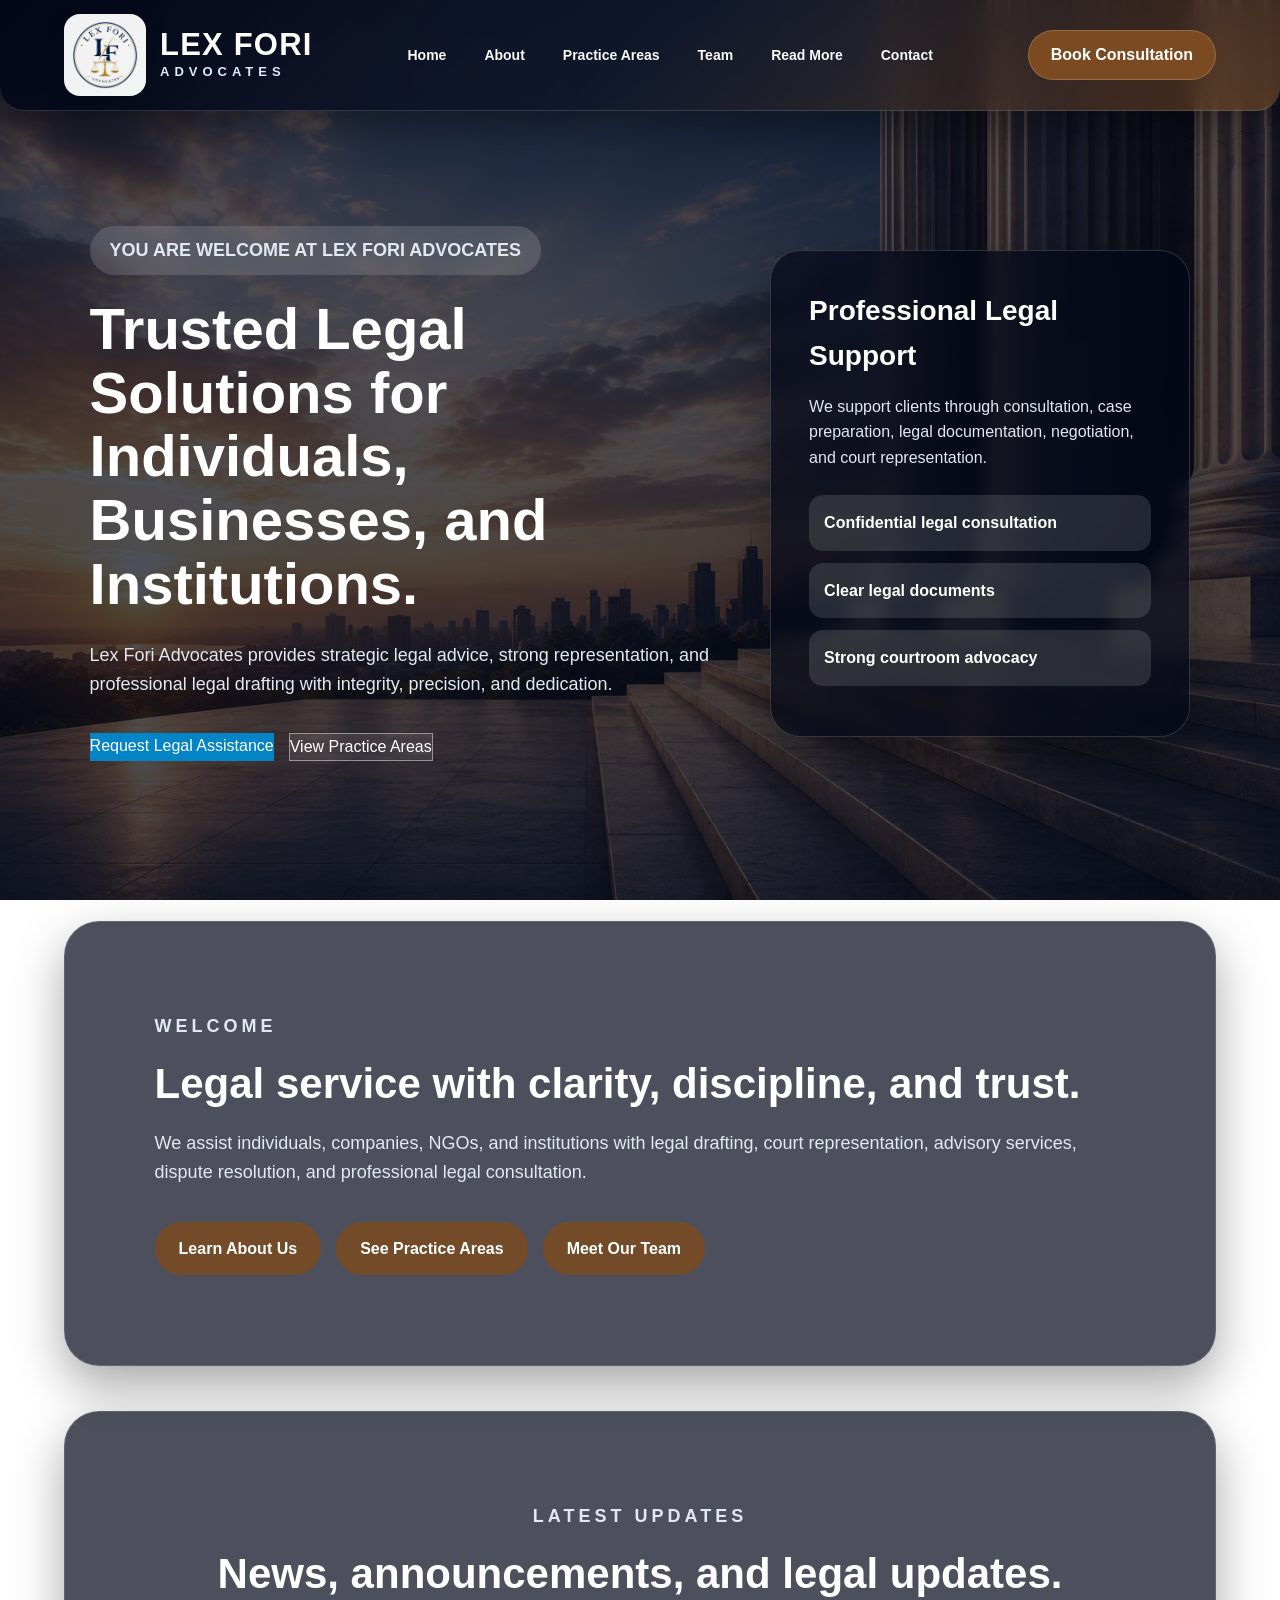
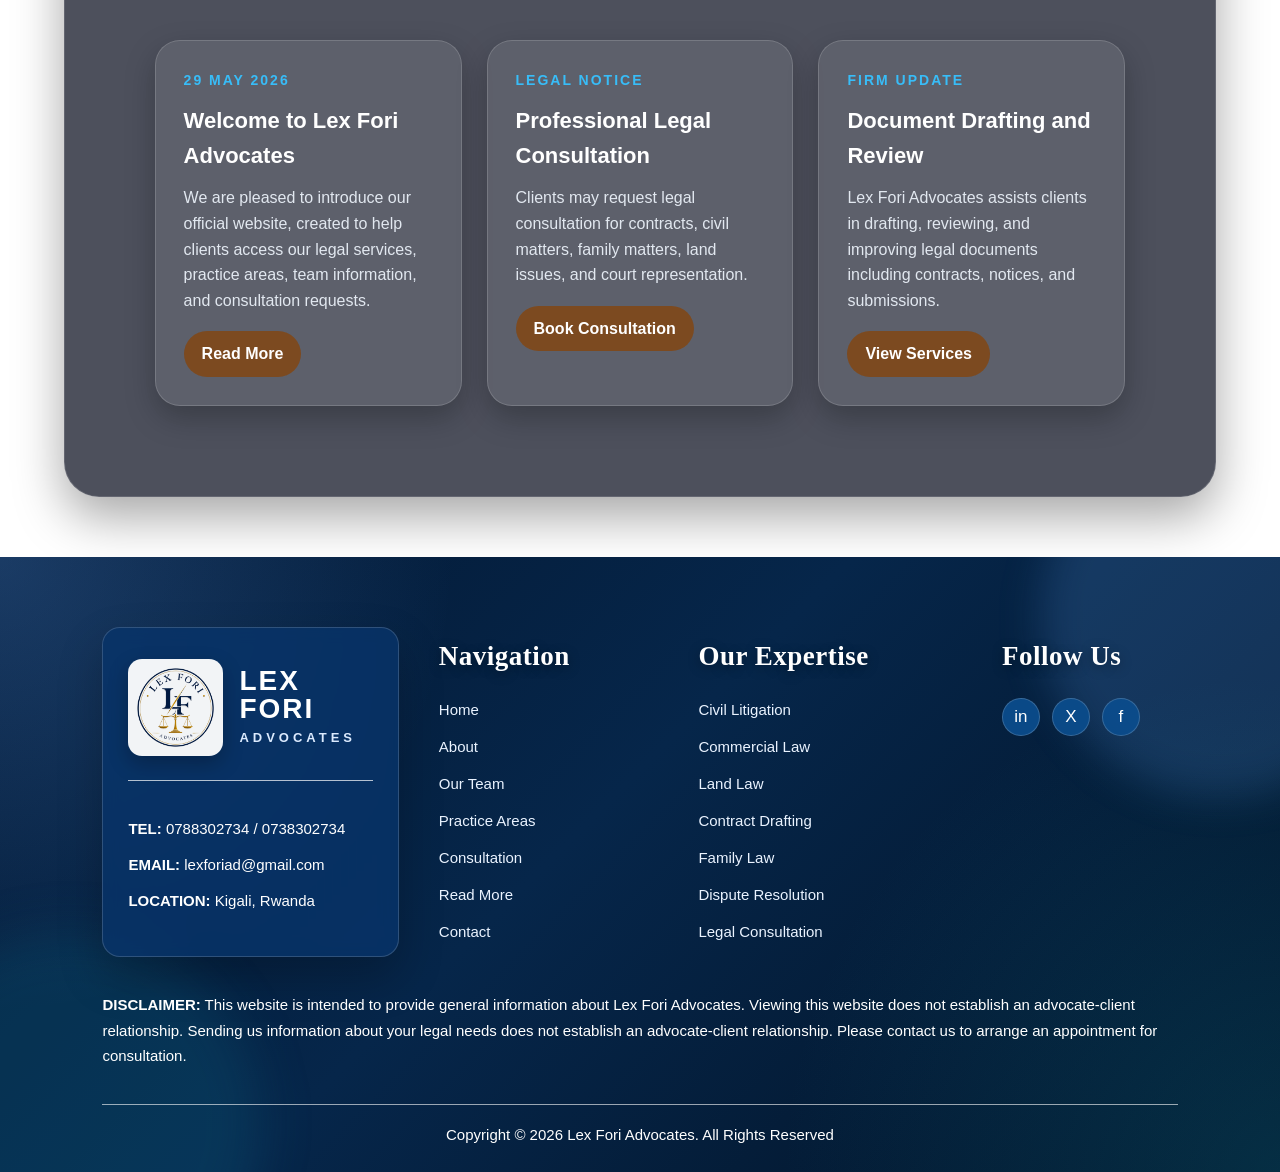
<file: index.html>
<!DOCTYPE html>
<html lang="en">
<head>
  <meta charset="UTF-8" />
  <meta name="viewport" content="width=device-width, initial-scale=1.0" />
  <title>Lex Fori Advocates | Home</title>
  <link rel="stylesheet" href="style.css" />
</head>

<body>

  <header class="header">
    <div class="logo">
      <img src="logo.png" alt="Lex Fori Advocates Logo" class="logo-img" />
      <div>
        <h1>LEX FORI</h1>
        <p>ADVOCATES</p>
      </div>
    </div>

    <nav class="nav">
      <a href="index.html" class="active">Home</a>
      <a href="about.html">About</a>
      <a href="services.html">Practice Areas</a>
      <a href="team.html">Team</a>
      <a href="readmore.html">Read More</a>
      <a href="contact.html">Contact</a>
    </nav>

    <a href="consultation.html" class="btn">Book Consultation</a>
  </header>

  <section class="hero">
    <div class="hero-content">
      <p class="tagline">YOU ARE WELCOME AT LEX FORI ADVOCATES</p>

      <h2>Trusted Legal Solutions for Individuals, Businesses, and Institutions.</h2>

      <p>
        Lex Fori Advocates provides strategic legal advice, strong representation,
        and professional legal drafting with integrity, precision, and dedication.
      </p>

      <div class="hero-buttons">
        <a href="consultation.html" class="btn primary">Request Legal Assistance</a>
        <a href="services.html" class="btn secondary">View Practice Areas</a>
      </div>
    </div>

    <div class="hero-card">
      <h3>Professional Legal Support</h3>
      <p>
        We support clients through consultation, case preparation, legal documentation,
        negotiation, and court representation.
      </p>

      <ul>
        <li>Confidential legal consultation</li>
        <li>Clear legal documents</li>
        <li>Strong courtroom advocacy</li>
      </ul>
    </div>
  </section>

  <section class="section page-card">
    <p class="section-label">Welcome</p>
    <h2>Legal service with clarity, discipline, and trust.</h2>
    <p>
      We assist individuals, companies, NGOs, and institutions with legal drafting,
      court representation, advisory services, dispute resolution, and professional
      legal consultation.
    </p>

    <div class="quick-links">
      <a href="about.html">Learn About Us</a>
      <a href="services.html">See Practice Areas</a>
      <a href="team.html">Meet Our Team</a>
    </div>
  </section>

  <section class="section page-card updates-section">
    <p class="section-label">Latest Updates</p>
    <h2>News, announcements, and legal updates.</h2>

    <div class="updates-grid">

      <div class="update-card">
        <p class="update-date">29 May 2026</p>
        <h3>Welcome to Lex Fori Advocates</h3>
        <p>
          We are pleased to introduce our official website, created to help clients
          access our legal services, practice areas, team information, and consultation requests.
        </p>
        <a href="readmore.html">Read More</a>
      </div>

      <div class="update-card">
        <p class="update-date">Legal Notice</p>
        <h3>Professional Legal Consultation</h3>
        <p>
          Clients may request legal consultation for contracts, civil matters,
          family matters, land issues, and court representation.
        </p>
        <a href="consultation.html">Book Consultation</a>
      </div>

      <div class="update-card">
        <p class="update-date">Firm Update</p>
        <h3>Document Drafting and Review</h3>
        <p>
          Lex Fori Advocates assists clients in drafting, reviewing, and improving
          legal documents including contracts, notices, and submissions.
        </p>
        <a href="services.html">View Services</a>
      </div>

    </div>
  </section>

  <footer class="footer">
    <div class="footer-container">

      <div class="footer-brand-box">
        <div class="footer-logo">
          <img src="logo.png" alt="Lex Fori Advocates Logo" class="footer-logo-img" />

          <div class="footer-logo-text">
            <h3>LEX FORI</h3>
            <p>ADVOCATES</p>
          </div>
        </div>

        <div class="footer-line"></div>

        <div class="footer-contact">
          <p><span>TEL:</span> 0788302734 / 0738302734</p>
          <p><span>EMAIL:</span> lexforiad@gmail.com</p>
          <p><span>LOCATION:</span> Kigali, Rwanda</p>
        </div>
      </div>

      <div class="footer-column">
        <h3>Navigation</h3>
        <a href="index.html">Home</a>
        <a href="about.html">About</a>
        <a href="team.html">Our Team</a>
        <a href="services.html">Practice Areas</a>
        <a href="consultation.html">Consultation</a>
        <a href="readmore.html">Read More</a>
        <a href="contact.html">Contact</a>
      </div>

      <div class="footer-column">
        <h3>Our Expertise</h3>
        <a href="services.html">Civil Litigation</a>
        <a href="services.html">Commercial Law</a>
        <a href="services.html">Land Law</a>
        <a href="services.html">Contract Drafting</a>
        <a href="services.html">Family Law</a>
        <a href="services.html">Dispute Resolution</a>
        <a href="services.html">Legal Consultation</a>
      </div>

      <div class="footer-column">
        <h3>Follow Us</h3>

        <div class="social-icons">
          <a href="#" aria-label="LinkedIn">in</a>
          <a href="#" aria-label="X">X</a>
          <a href="#" aria-label="Facebook">f</a>
        </div>
      </div>

    </div>

    <div class="footer-disclaimer">
      <p>
        <strong>DISCLAIMER:</strong> This website is intended to provide general information
        about Lex Fori Advocates. Viewing this website does not establish an advocate-client
        relationship. Sending us information about your legal needs does not establish an
        advocate-client relationship. Please contact us to arrange an appointment for consultation.
      </p>
    </div>

    <div class="footer-bottom">
      <p>Copyright © 2026 Lex Fori Advocates. All Rights Reserved</p>
    </div>
  </footer>

</body>
</html>
</file>
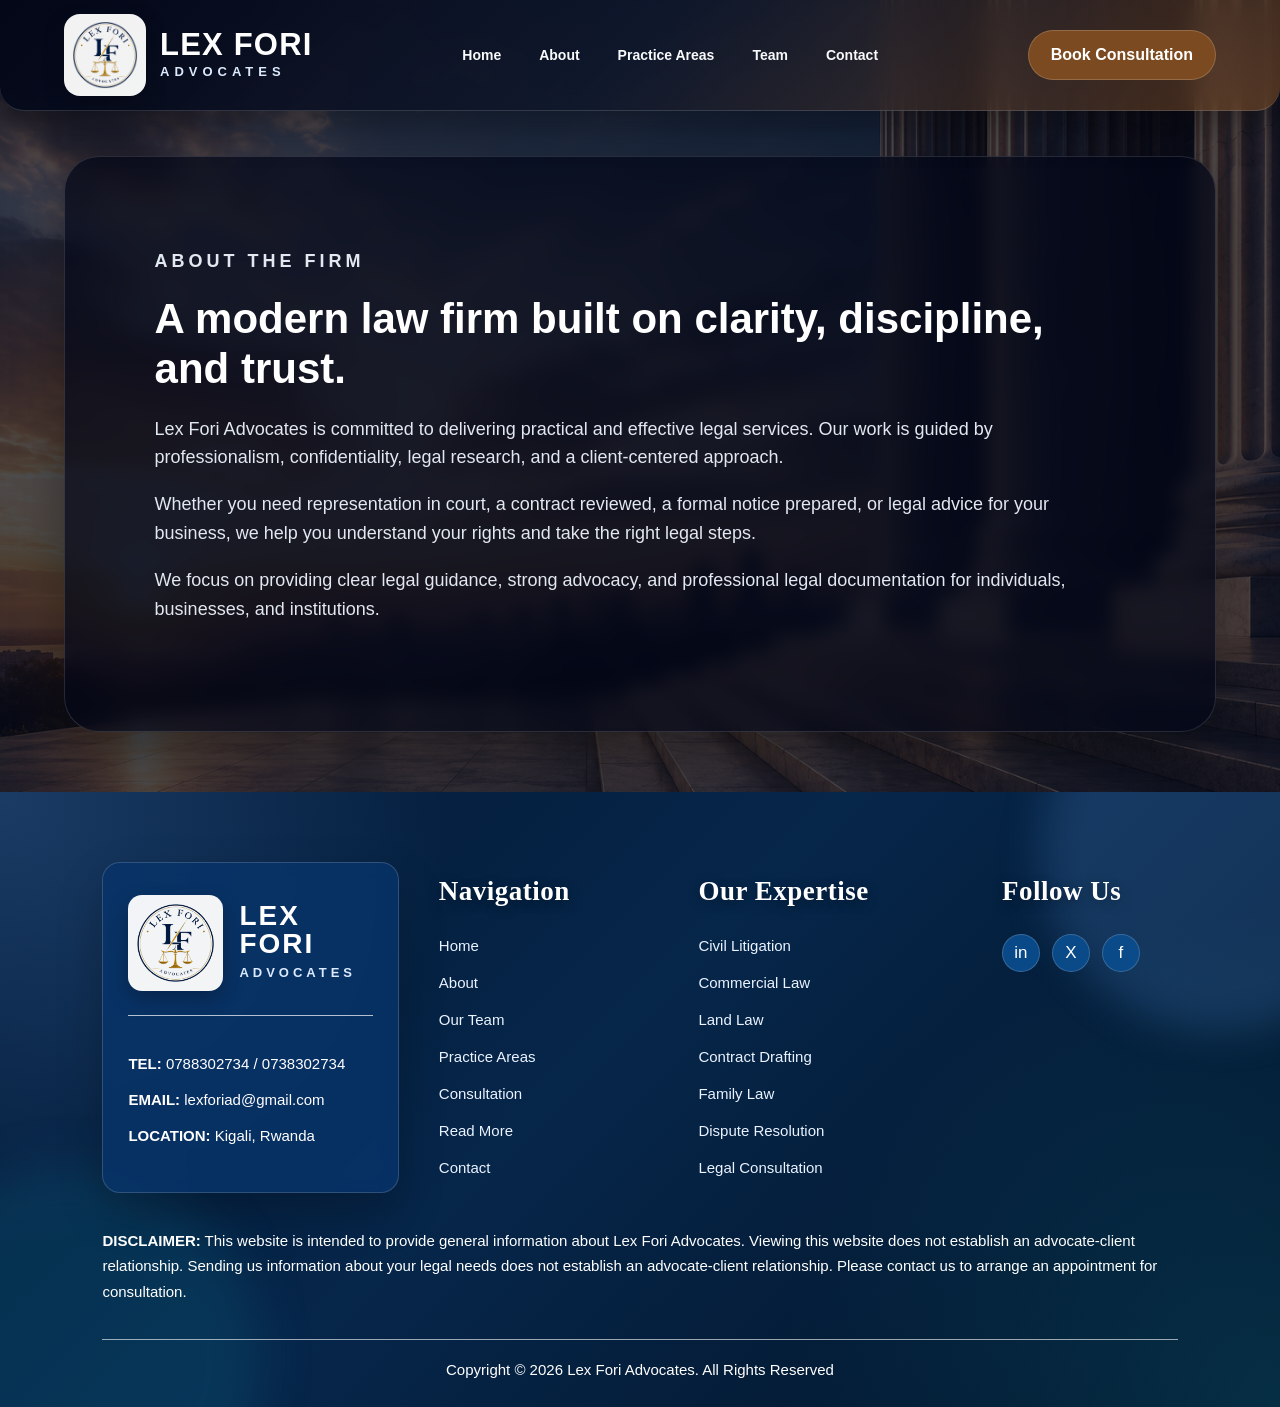
<file: about.html>
<!DOCTYPE html>
<html lang="en">
<head>
  <meta charset="UTF-8" />
  <meta name="viewport" content="width=device-width, initial-scale=1.0" />
  <title>Lex Fori Advocates | About</title>
  <link rel="stylesheet" href="style.css" />
</head>

<body>

  <header class="header">
    <div class="logo">
      <img src="logo.png" alt="Lex Fori Advocates Logo" class="logo-img" />
      <div>
        <h1>LEX FORI</h1>
        <p>ADVOCATES</p>
      </div>
    </div>

    <nav class="nav">
      <a href="index.html">Home</a>
      <a href="about.html">About</a>
      <a href="services.html">Practice Areas</a>
      <a href="team.html">Team</a>
      <a href="contact.html">Contact</a>
    </nav>

    <a href="consultation.html" class="btn">Book Consultation</a>
  </header>

  <section class="section page-card">
    <p class="section-label">About the firm</p>
    <h2>A modern law firm built on clarity, discipline, and trust.</h2>

    <p>
      Lex Fori Advocates is committed to delivering practical and effective legal
      services. Our work is guided by professionalism, confidentiality, legal
      research, and a client-centered approach.
    </p>

    <p>
      Whether you need representation in court, a contract reviewed, a formal notice
      prepared, or legal advice for your business, we help you understand your rights
      and take the right legal steps.
    </p>

    <p>
      We focus on providing clear legal guidance, strong advocacy, and professional
      legal documentation for individuals, businesses, and institutions.
    </p>
  </section>

  <footer class="footer">
    <div class="footer-container">

      <div class="footer-brand-box">
        <div class="footer-logo">
          <img src="logo.png" alt="Lex Fori Advocates Logo" class="footer-logo-img" />

          <div class="footer-logo-text">
            <h3>LEX FORI</h3>
            <p>ADVOCATES</p>
          </div>
        </div>

        <div class="footer-line"></div>

        <div class="footer-contact">
          <p><span>TEL:</span> 0788302734 / 0738302734</p>
          <p><span>EMAIL:</span> lexforiad@gmail.com</p>
          <p><span>LOCATION:</span> Kigali, Rwanda</p>
        </div>
      </div>

      <div class="footer-column">
        <h3>Navigation</h3>
        <a href="index.html">Home</a>
        <a href="about.html">About</a>
        <a href="team.html">Our Team</a>
        <a href="services.html">Practice Areas</a>
        <a href="consultation.html">Consultation</a>
        <a href="readmore.html">Read More</a>
        <a href="contact.html">Contact</a>
      </div>

      <div class="footer-column">
        <h3>Our Expertise</h3>
        <a href="services.html">Civil Litigation</a>
        <a href="services.html">Commercial Law</a>
        <a href="services.html">Land Law</a>
        <a href="services.html">Contract Drafting</a>
        <a href="services.html">Family Law</a>
        <a href="services.html">Dispute Resolution</a>
        <a href="services.html">Legal Consultation</a>
      </div>

      <div class="footer-column">
        <h3>Follow Us</h3>

        <div class="social-icons">
          <a href="#" aria-label="LinkedIn">in</a>
          <a href="#" aria-label="X">X</a>
          <a href="#" aria-label="Facebook">f</a>
        </div>
      </div>

    </div>

    <div class="footer-disclaimer">
      <p>
        <strong>DISCLAIMER:</strong> This website is intended to provide general information
        about Lex Fori Advocates. Viewing this website does not establish an advocate-client
        relationship. Sending us information about your legal needs does not establish an
        advocate-client relationship. Please contact us to arrange an appointment for consultation.
      </p>
    </div>

    <div class="footer-bottom">
      <p>Copyright © 2026 Lex Fori Advocates. All Rights Reserved</p>
    </div>
  </footer>


</body>
</html>
</file>
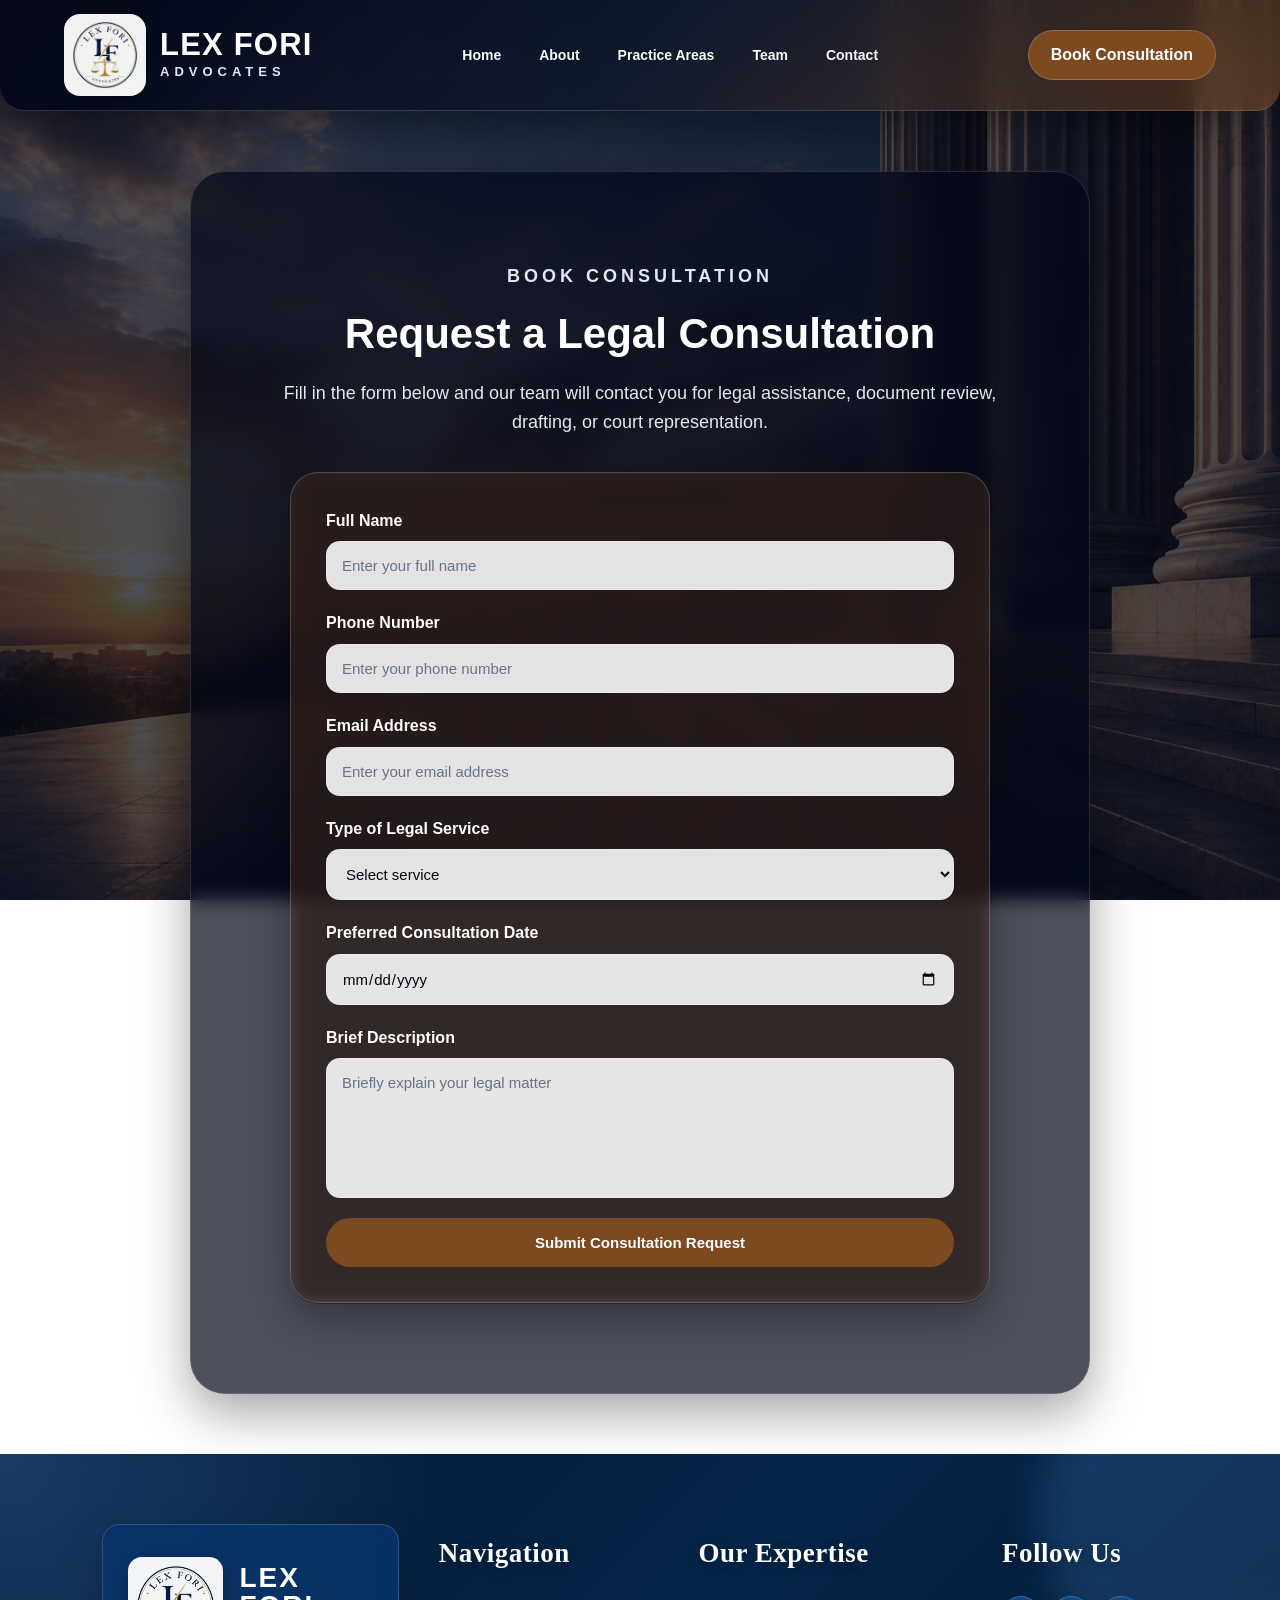
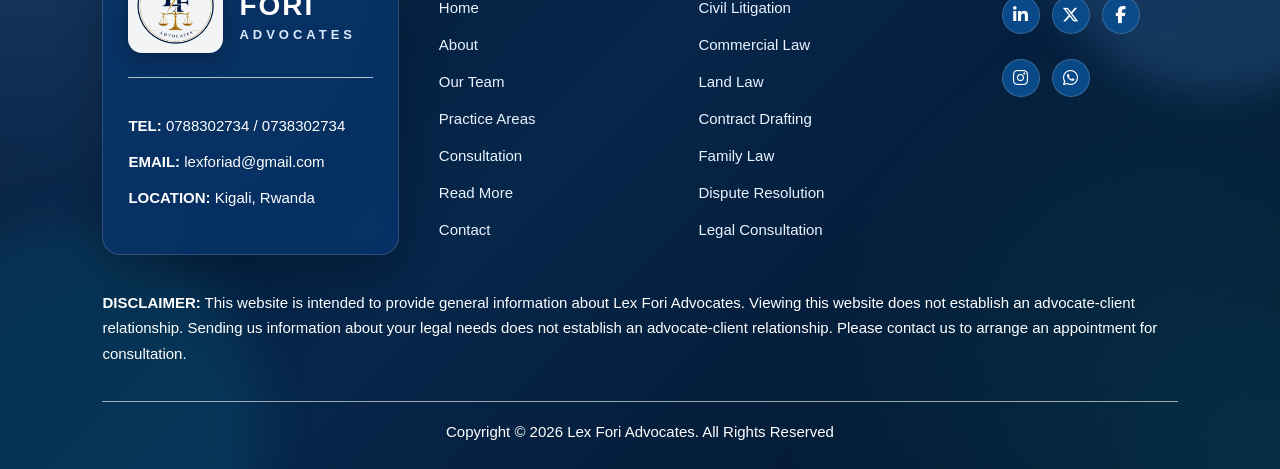
<file: consultation.html>
<!DOCTYPE html>
<html lang="en">
<head>
  <meta charset="UTF-8" />
  <meta name="viewport" content="width=device-width, initial-scale=1.0" />
  <title>Lex Fori Advocates | Consultation</title>
  <link rel="stylesheet" href="https://cdnjs.cloudflare.com/ajax/libs/font-awesome/6.5.1/css/all.min.css">
<link rel="stylesheet" href="style.css" />  
</head>

<body>

  <header class="header">
    <div class="logo">
      <img src="logo.png" alt="Lex Fori Advocates Logo" class="logo-img" />

      <div>
        <h1>LEX FORI</h1>
        <p>ADVOCATES</p>
      </div>
    </div>

    <nav class="nav">
      <a href="index.html">Home</a>
      <a href="about.html">About</a>
      <a href="services.html">Practice Areas</a>
      <a href="team.html">Team</a>
      <a href="contact.html">Contact</a>
    </nav>

    <a href="consultation.html" class="btn">Book Consultation</a>
  </header>

  <section class="section page-card consultation-page">
    <p class="section-label">Book consultation</p>
    <h2>Request a Legal Consultation</h2>

    <p>
      Fill in the form below and our team will contact you for legal assistance,
      document review, drafting, or court representation.
    </p>

    <form class="contact-form consultation-form">
      <label for="name">Full Name</label>
      <input id="name" type="text" placeholder="Enter your full name" />

      <label for="phone">Phone Number</label>
      <input id="phone" type="text" placeholder="Enter your phone number" />

      <label for="email">Email Address</label>
      <input id="email" type="email" placeholder="Enter your email address" />

      <label for="service">Type of Legal Service</label>
      <select id="service">
        <option>Select service</option>
        <option>Litigation & Court Representation</option>
        <option>Contracts & Legal Drafting</option>
        <option>Corporate & Compliance Advisory</option>
        <option>Family, Land & Civil Matters</option>
        <option>Other Legal Matter</option>
      </select>

      <label for="date">Preferred Consultation Date</label>
      <input id="date" type="date" />

      <label for="message">Brief Description</label>
      <textarea id="message" placeholder="Briefly explain your legal matter"></textarea>

      <button type="submit">Submit Consultation Request</button>
    </form>
  </section>

 <footer class="footer">
    <div class="footer-container">

      <div class="footer-brand-box">
        <div class="footer-logo">
          <img src="logo.png" alt="Lex Fori Advocates Logo" class="footer-logo-img" />

          <div class="footer-logo-text">
            <h3>LEX FORI</h3>
            <p>ADVOCATES</p>
          </div>
        </div>

        <div class="footer-line"></div>

        <div class="footer-contact">
          <p><span>TEL:</span> 0788302734 / 0738302734</p>
          <p><span>EMAIL:</span> lexforiad@gmail.com</p>
          <p><span>LOCATION:</span> Kigali, Rwanda</p>
        </div>
      </div>

      <div class="footer-column">
        <h3>Navigation</h3>
        <a href="index.html">Home</a>
        <a href="about.html">About</a>
        <a href="team.html">Our Team</a>
        <a href="services.html">Practice Areas</a>
        <a href="consultation.html">Consultation</a>
        <a href="readmore.html">Read More</a>
        <a href="contact.html">Contact</a>
      </div>

      <div class="footer-column">
        <h3>Our Expertise</h3>
        <a href="services.html">Civil Litigation</a>
        <a href="services.html">Commercial Law</a>
        <a href="services.html">Land Law</a>
        <a href="services.html">Contract Drafting</a>
        <a href="services.html">Family Law</a>
        <a href="services.html">Dispute Resolution</a>
        <a href="services.html">Legal Consultation</a>
      </div>

      <div class="footer-column">
        <h3>Follow Us</h3>

      <div class="social-icons">
  <a href="#" aria-label="LinkedIn">
    <i class="fa-brands fa-linkedin-in"></i>
  </a>

  <a href="#" aria-label="X">
    <i class="fa-brands fa-x-twitter"></i>
  </a>

  <a href="#" aria-label="Facebook">
    <i class="fa-brands fa-facebook-f"></i>
  </a>

  <a href="#" aria-label="Instagram">
    <i class="fa-brands fa-instagram"></i>
  </a>

  <a href="https://wa.me/250788302734" aria-label="WhatsApp" target="_blank">
    <i class="fa-brands fa-whatsapp"></i>
  </a>
</div>
      </div>

    </div>

    <div class="footer-disclaimer">
      <p>
        <strong>DISCLAIMER:</strong> This website is intended to provide general information
        about Lex Fori Advocates. Viewing this website does not establish an advocate-client
        relationship. Sending us information about your legal needs does not establish an
        advocate-client relationship. Please contact us to arrange an appointment for consultation.
      </p>
    </div>

    <div class="footer-bottom">
      <p>Copyright © 2026 Lex Fori Advocates. All Rights Reserved</p>
    </div>
  </footer>

</body>
</html>
</file>
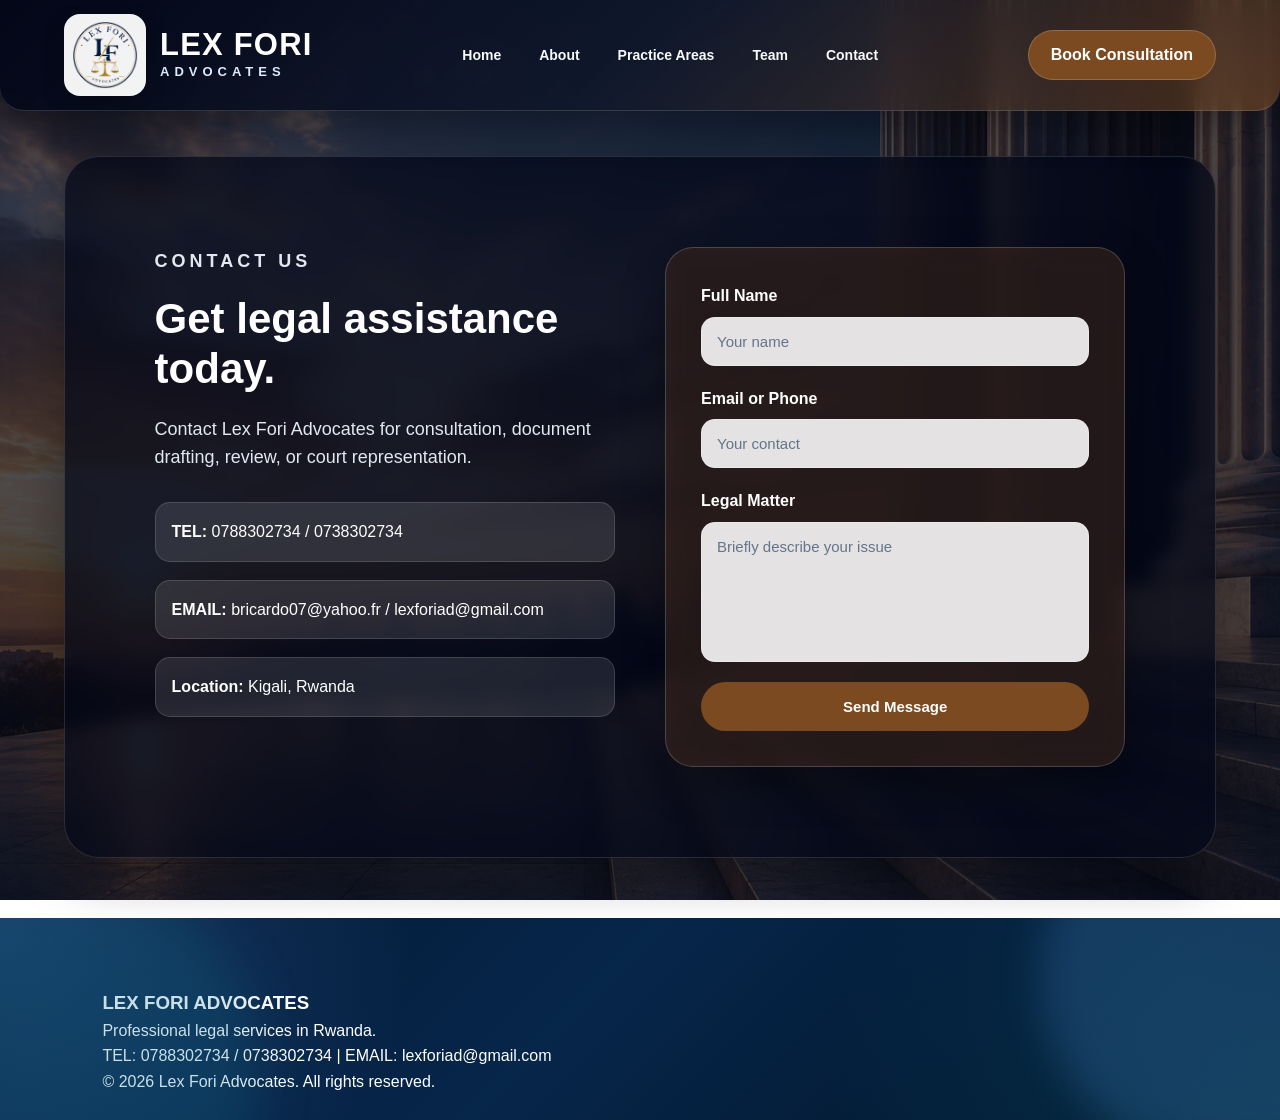
<file: contact.html>
<!DOCTYPE html>
<html lang="en">
<head>
  <meta charset="UTF-8" />
  <meta name="viewport" content="width=device-width, initial-scale=1.0" />
  <title>Lex Fori Advocates | Contact</title>
  <link rel="stylesheet" href="style.css" />
</head>

<body>

  <header class="header">
    <div class="logo">
      <img src="logo.png" alt="Lex Fori Advocates Logo" class="logo-img" />
      <div>
        <h1>LEX FORI</h1>
        <p>ADVOCATES</p>
      </div>
    </div>

    <nav class="nav">
      <a href="index.html">Home</a>
      <a href="about.html">About</a>
      <a href="services.html">Practice Areas</a>
      <a href="team.html">Team</a>
      <a href="contact.html">Contact</a>
    </nav>

    <a href="consultation.html" class="btn">Book Consultation</a>
  </header>

  <section class="section page-card contact">
    <div>
      <p class="section-label">Contact us</p>
      <h2>Get legal assistance today.</h2>

      <p>
        Contact Lex Fori Advocates for consultation, document drafting, review,
        or court representation.
      </p>

      <div class="contact-info">
        <p><strong>TEL:</strong> 0788302734 / 0738302734</p>
        <p><strong>EMAIL:</strong> bricardo07@yahoo.fr / lexforiad@gmail.com</p>
        <p><strong>Location:</strong> Kigali, Rwanda</p>
      </div>
    </div>

    <form class="contact-form">
      <label for="full-name">Full Name</label>
      <input id="full-name" type="text" placeholder="Your name" />

      <label for="contact-detail">Email or Phone</label>
      <input id="contact-detail" type="text" placeholder="Your contact" />

      <label for="legal-matter">Legal Matter</label>
      <textarea id="legal-matter" placeholder="Briefly describe your issue"></textarea>

      <button type="submit">Send Message</button>
    </form>
  </section>

  <footer class="footer">
    <h3>LEX FORI ADVOCATES</h3>
    <p>Professional legal services in Rwanda.</p>
    <p>TEL: 0788302734 / 0738302734 | EMAIL: lexforiad@gmail.com</p>
    <p>© 2026 Lex Fori Advocates. All rights reserved.</p>
  </footer>

</body>
</html>
</file>
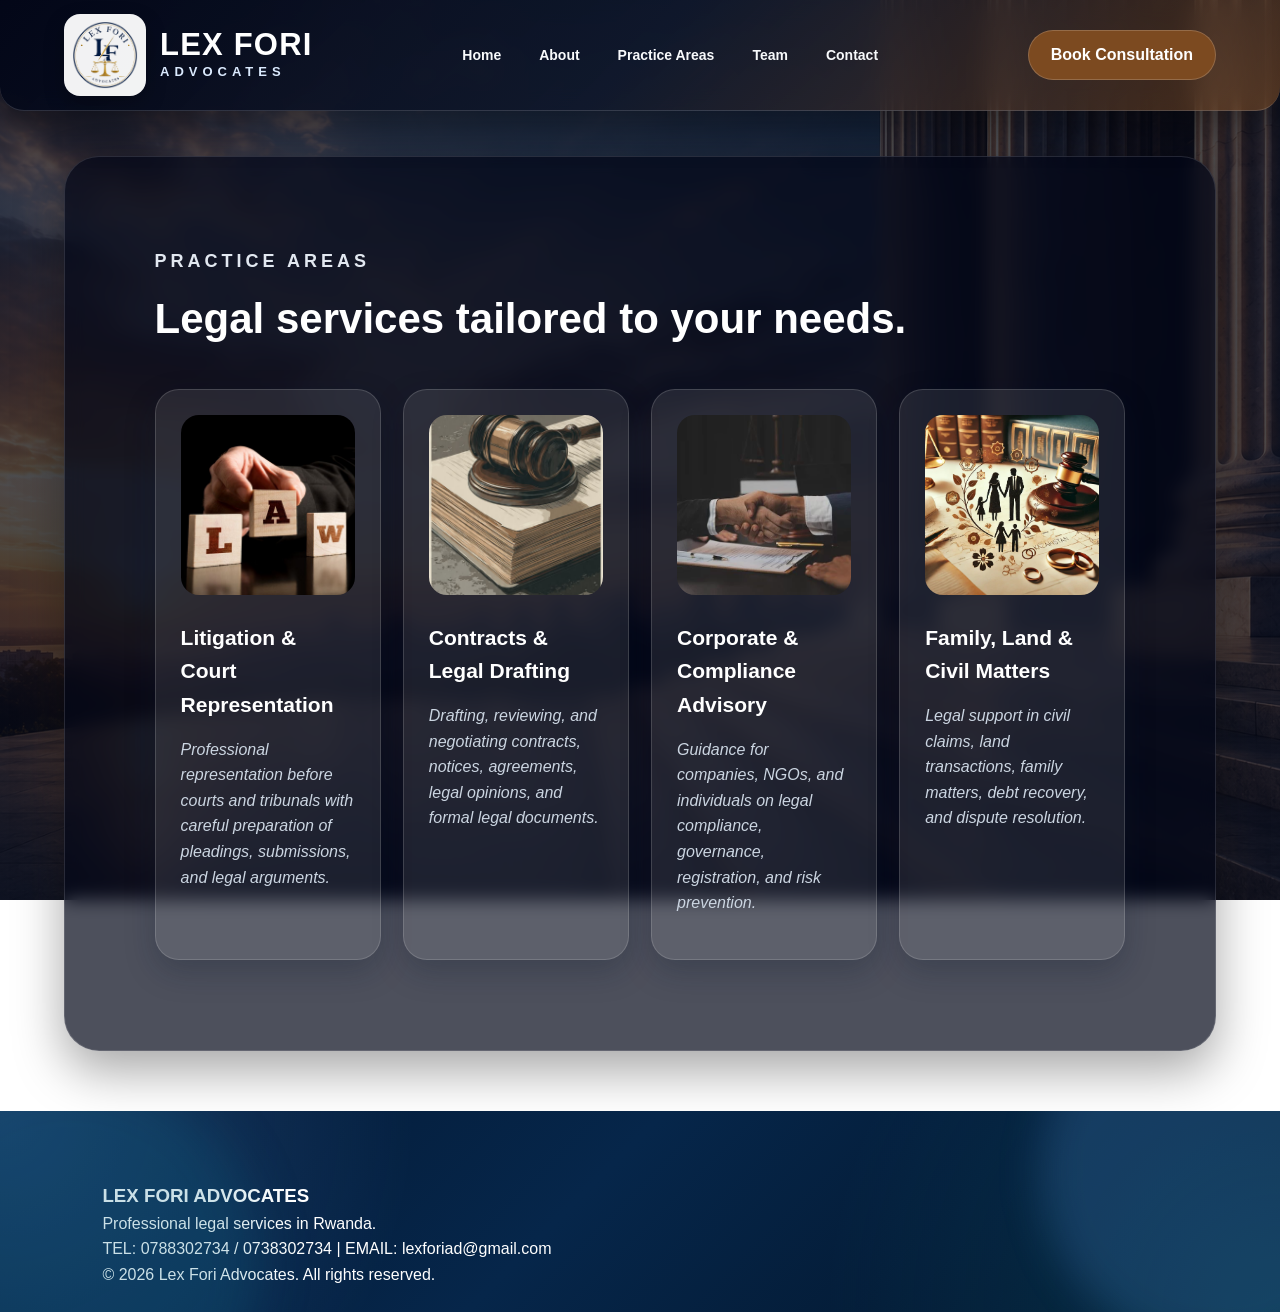
<file: services.html>
<!DOCTYPE html>
<html lang="en">
<head>
  <meta charset="UTF-8" />
  <meta name="viewport" content="width=device-width, initial-scale=1.0" />
  <title>Lex Fori Advocates | Practice Areas</title>
  <link rel="stylesheet" href="style.css" />
</head>

<body>

  <header class="header">
    <div class="logo">
      <img src="logo.png" alt="Lex Fori Advocates Logo" class="logo-img" />
      <div>
        <h1>LEX FORI</h1>
        <p>ADVOCATES</p>
      </div>
    </div>

    <nav class="nav">
      <a href="index.html">Home</a>
      <a href="about.html">About</a>
      <a href="services.html">Practice Areas</a>
      <a href="team.html">Team</a>
      <a href="contact.html">Contact</a>
    </nav>

    <a href="consultation.html" class="btn">Book Consultation</a>
  </header>

  <section class="section page-card">
    <p class="section-label">Practice areas</p>
    <h2>Legal services tailored to your needs.</h2>

    <div class="service-grid">
      <div class="service-card">
        <img src="about us.jpg" alt="Litigation" class="service-card-img" />
        <h3>Litigation & Court Representation</h3>
        <p>
          Professional representation before courts and tribunals with careful
          preparation of pleadings, submissions, and legal arguments.
        </p>
      </div>

      <div class="service-card">
        <img src="contract 1.jpg" alt="Contracts" class="service-card-img" />
        <h3>Contracts & Legal Drafting</h3>
        <p>
          Drafting, reviewing, and negotiating contracts, notices, agreements,
          legal opinions, and formal legal documents.
        </p>
      </div>

      <div class="service-card">
        <img src="advisory.webp" alt="Advisory" class="service-card-img" />
        <h3>Corporate & Compliance Advisory</h3>
        <p>
          Guidance for companies, NGOs, and individuals on legal compliance,
          governance, registration, and risk prevention.
        </p>
      </div>

      <div class="service-card">
        <img src="family & land.jpg" alt="Family and land" class="service-card-img" />
        <h3>Family, Land & Civil Matters</h3>
        <p>
          Legal support in civil claims, land transactions, family matters,
          debt recovery, and dispute resolution.
        </p>
      </div>
    </div>
  </section>

  <footer class="footer">
    <h3>LEX FORI ADVOCATES</h3>
    <p>Professional legal services in Rwanda.</p>
    <p>TEL: 0788302734 / 0738302734 | EMAIL: lexforiad@gmail.com</p>
    <p>© 2026 Lex Fori Advocates. All rights reserved.</p>
  </footer>

</body>
</html>
</file>
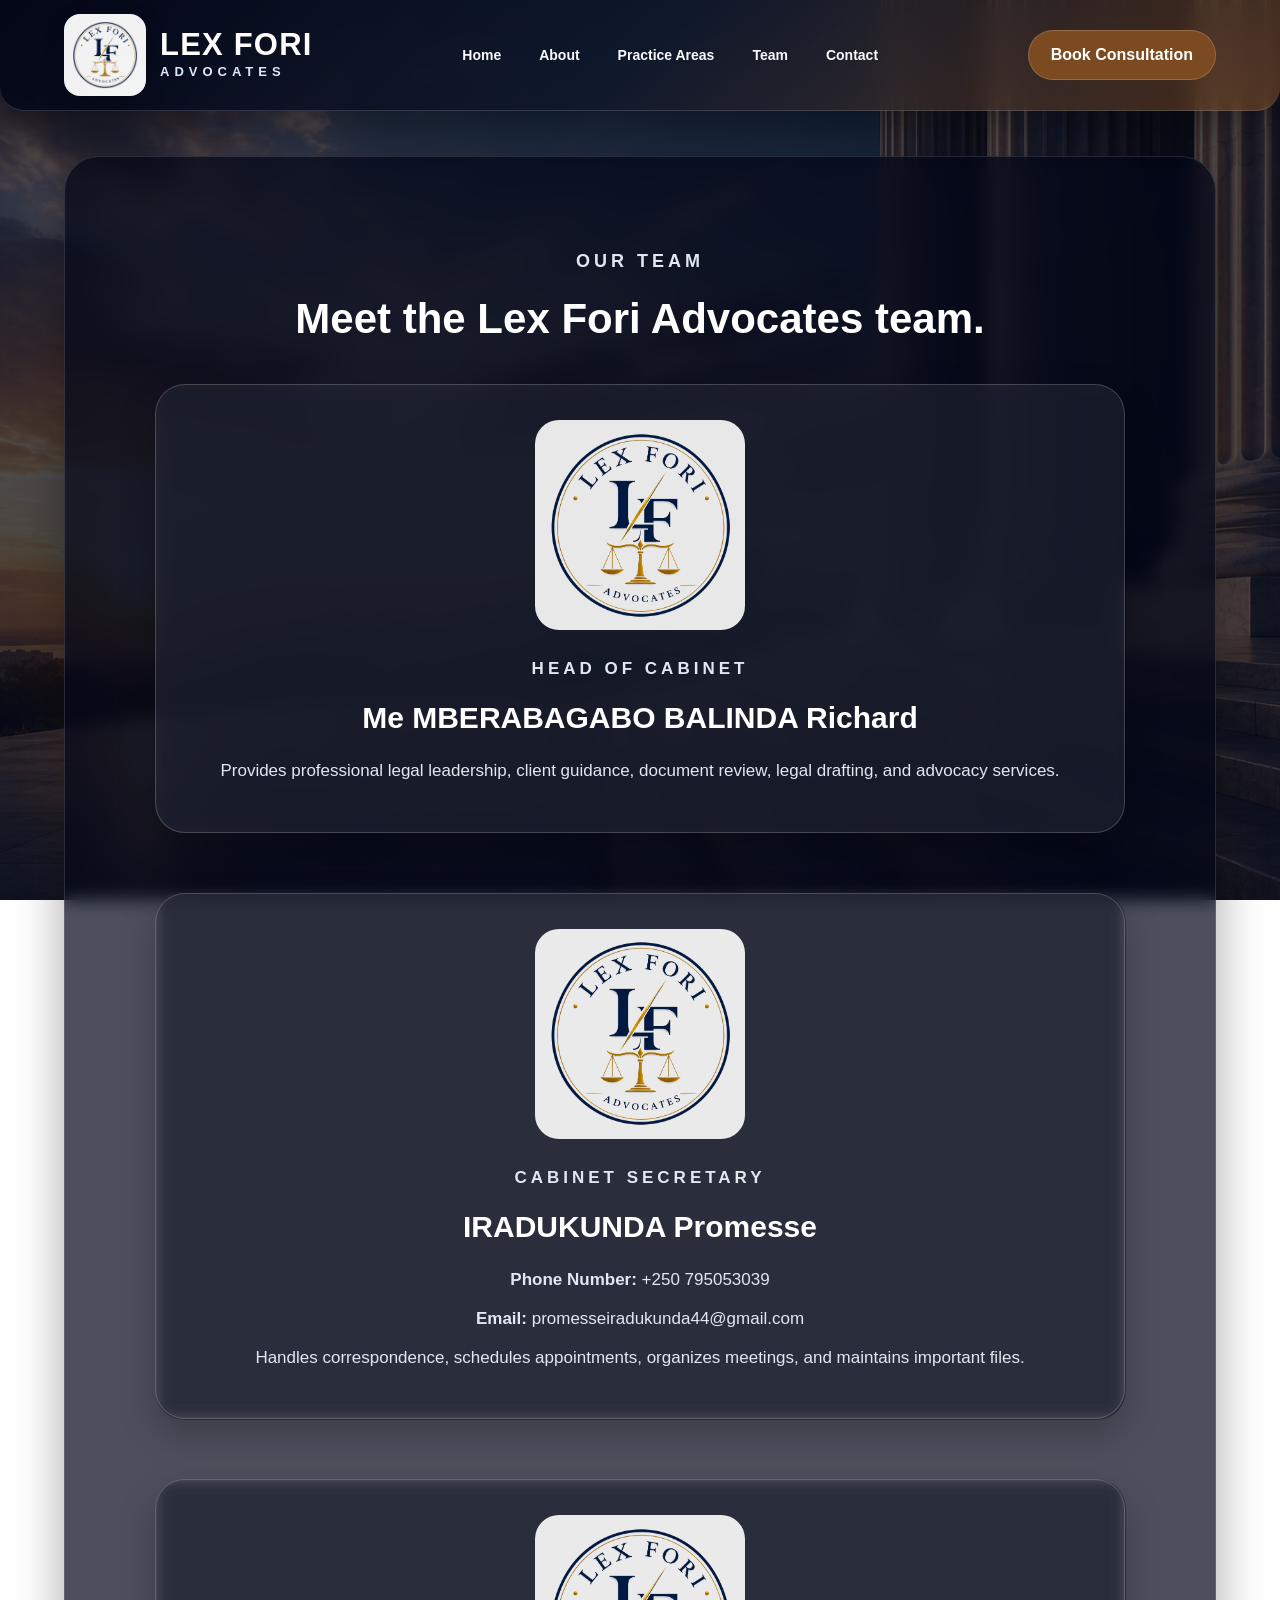
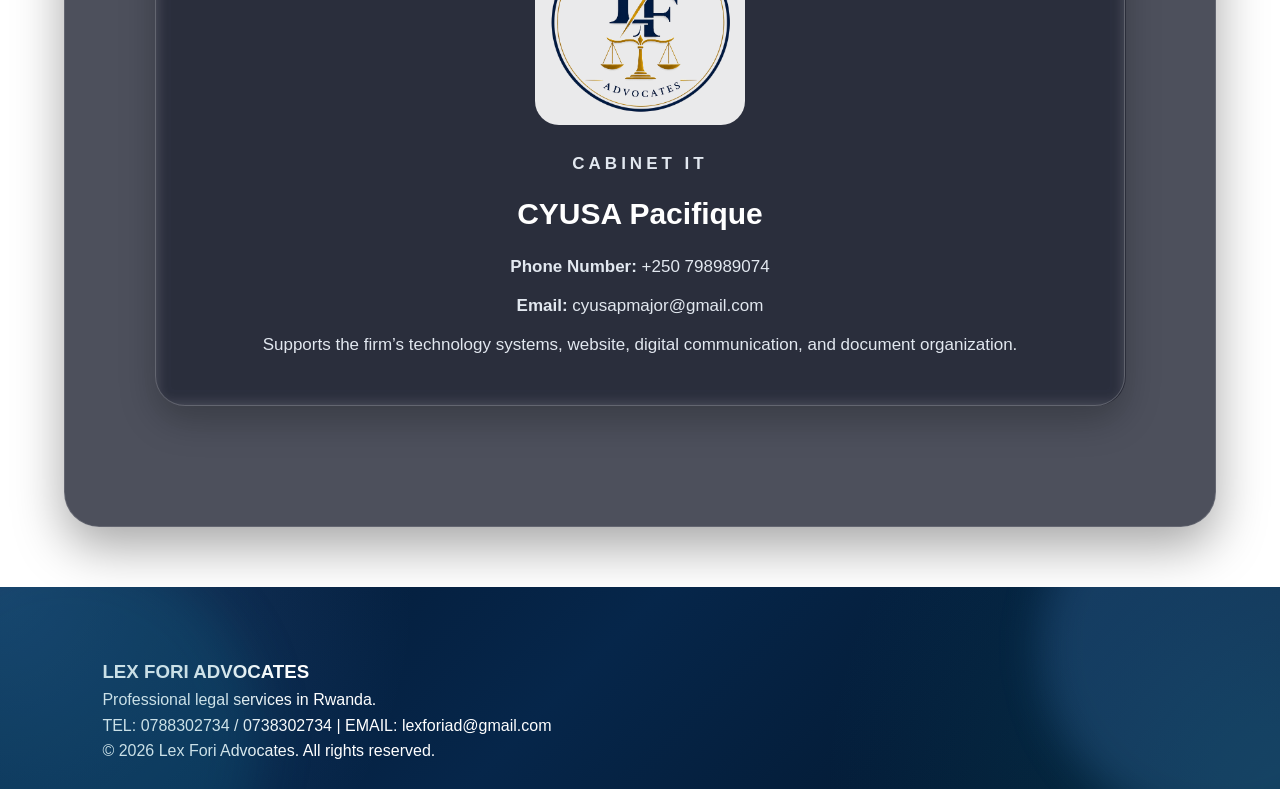
<file: team.html>
<!DOCTYPE html>
<html lang="en">
<head>
  <meta charset="UTF-8" />
  <meta name="viewport" content="width=device-width, initial-scale=1.0" />
  <title>Lex Fori Advocates | Team</title>
  <link rel="stylesheet" href="style.css" />
</head>

<body>

  <header class="header">
    <div class="logo">
      <img src="logo.png" alt="Lex Fori Advocates Logo" class="logo-img" />
      <div>
        <h1>LEX FORI</h1>
        <p>ADVOCATES</p>
      </div>
    </div>

    <nav class="nav">
      <a href="index.html">Home</a>
      <a href="about.html">About</a>
      <a href="services.html">Practice Areas</a>
      <a href="team.html">Team</a>
      <a href="contact.html">Contact</a>
    </nav>

    <a href="consultation.html" class="btn">Book Consultation</a>
  </header>

  <section class="section page-card team">
    <p class="section-label">Our team</p>
    <h2>Meet the Lex Fori Advocates team.</h2>

    <div class="team-grid">
      <div class="team-box">
        <div class="team-logo">
          <img src="logo.png" alt="Lex Fori Advocates Logo" class="team-logo-img" />
        </div>

        <div>
          <p class="section-label">Head of Cabinet</p>
          <h3>Me MBERABAGABO BALINDA Richard</h3>
          <p>
            Provides professional legal leadership, client guidance, document review,
            legal drafting, and advocacy services.
          </p>
        </div>
      </div>

      <div class="team-box">
        <div class="team-logo">
          <img src="logo.png" alt="Lex Fori Advocates Logo" class="team-logo-img" />
        </div>

        <div>
          <p class="section-label">Cabinet Secretary</p>
          <h3>IRADUKUNDA Promesse</h3>
          <p><strong>Phone Number:</strong> +250 795053039</p>
          <p><strong>Email:</strong> promesseiradukunda44@gmail.com</p>
          <p>
            Handles correspondence, schedules appointments, organizes meetings,
            and maintains important files.
          </p>
        </div>
      </div>

      <div class="team-box">
        <div class="team-logo">
          <img src="logo.png" alt="Lex Fori Advocates Logo" class="team-logo-img" />
        </div>

        <div>
          <p class="section-label">Cabinet IT</p>
          <h3>CYUSA Pacifique</h3>
          <p><strong>Phone Number:</strong> +250 798989074</p>
          <p><strong>Email:</strong> cyusapmajor@gmail.com</p>
          <p>
            Supports the firm’s technology systems, website, digital communication,
            and document organization.
          </p>
        </div>
      </div>
    </div>
  </section>

  <footer class="footer">
    <h3>LEX FORI ADVOCATES</h3>
    <p>Professional legal services in Rwanda.</p>
    <p>TEL: 0788302734 / 0738302734 | EMAIL: lexforiad@gmail.com</p>
    <p>© 2026 Lex Fori Advocates. All rights reserved.</p>
  </footer>

</body>
</html>
</file>
<file: style.css>
* {
  margin: 0;
  padding: 0;
  box-sizing: border-box;
}

html {
  scroll-behavior: smooth;
}

body {
  font-family: Arial, sans-serif;
  color: white;
  line-height: 1.6;
  background-image: linear-gradient(
      rgba(2, 6, 23, 0.70),
      rgba(2, 6, 23, 0.70)
    ),
    url("webback.png");
  background-size: cover;
  background-position: center;
  background-repeat: no-repeat;
  background-attachment: fixed;
}

a {
  text-decoration: none;
  color: inherit;
}

/* ================= HEADER ================= */
/* ================= PROFESSIONAL HEADER ================= */

.header {
  background: linear-gradient(
    135deg,
    rgba(2, 6, 23, 0.95),
    rgba(15, 23, 42, 0.88),
    rgba(124, 74, 32, 0.55)
  );

  width: 100%;
  margin: 0;
  padding: 14px 5%;

  display: flex;
  justify-content: space-between;
  align-items: center;

  border-radius: 0 0 24px 24px;

  position: sticky;
  top: 0;
  z-index: 100;

  backdrop-filter: blur(12px);
  box-shadow: 0 14px 38px rgba(0, 0, 0, 0.35);
  border-bottom: 1px solid rgba(255, 255, 255, 0.16);
}

/* LOGO AREA */
.logo {
  display: flex;
  align-items: center;
  gap: 14px;
}

.logo-img {
  width: 82px;
  height: 82px;
  object-fit: contain;
  background: rgba(255, 255, 255, 0.95);
  padding: 7px;
  border-radius: 16px;
  box-shadow: 0 8px 20px rgba(0, 0, 0, 0.25);
}

.logo h1 {
  font-size: 31px;
  letter-spacing: 1.2px;
  text-decoration: none;
  color: white;
  line-height: 1.1;
}

.logo p {
  font-size: 13px;
  letter-spacing: 5px;
  color: #dbeafe;
  font-weight: bold;
}

/* NAVIGATION */
.nav {
  display: flex;
  gap: 8px;
  align-items: center;
  flex-wrap: wrap;
}

.nav a {
  background: transparent;
  color: #f8fafc;
  padding: 9px 14px;
  border-radius: 30px;
  font-weight: bold;
  font-size: 14px;
  transition: 0.3s ease;
  border: 1px solid transparent;
}

.nav a:hover {
  background: rgba(255, 255, 255, 0.14);
  border: 1px solid rgba(255, 255, 255, 0.25);
  transform: translateY(-2px);
}

/* CONSULTATION BUTTON IN HEADER */
.header .btn {
  background: #7c4a20;
  color: white;
  padding: 11px 22px;
  border-radius: 35px;
  font-weight: bold;
  display: inline-block;
  transition: 0.3s ease;
  border: 1px solid rgba(255, 255, 255, 0.18);
}

.header .btn:hover {
  background: #0369a1;
  transform: translateY(-2px);
}
.primary {
  background: #0284c7;
}

.secondary {
  background: rgba(255, 255, 255, 0.08);
  border: 1px solid rgba(255, 255, 255, 0.45);
}

.secondary:hover {
  background: white;
  color: #020617;
}

/* ================= HERO / HOME PAGE ================= */

.hero {
  min-height: 85vh;
  color: white;
  padding: 110px 7%;
  display: grid;
  grid-template-columns: 1.2fr 0.8fr;
  gap: 50px;
  align-items: center;
}

.tagline {
  display: inline-block;
  background: rgba(255, 255, 255, 0.14);
  color: #e0f2fe;
  padding: 10px 20px;
  border-radius: 30px;
  margin-bottom: 22px;
  font-size: 14px;
  font-weight: bold;
  backdrop-filter: blur(6px);
}

.hero h2 {
  font-size: 58px;
  line-height: 1.1;
  margin-bottom: 25px;
  max-width: 800px;
  color: white;
}

.hero-content p {
  color: #e2e8f0;
  font-size: 18px;
  max-width: 650px;
  align-items: center;
  position:sticky;
}

.hero-buttons {
  margin-top: 35px;
  display: flex;
  gap: 15px;
  flex-wrap: wrap;
}

.hero-card {
  background: rgba(2, 6, 23, 0.68);
  color: white;
  padding: 38px;
  border-radius: 30px;
  box-shadow: 0 20px 50px rgba(0, 0, 0, 0.35);
  backdrop-filter: blur(8px);
  border: 1px solid rgba(255, 255, 255, 0.16);
}

.hero-card h3 {
  font-size: 28px;
  margin-bottom: 15px;
  color: white;
}

.hero-card p {
  color: #e2e8f0;
}

.hero-card ul {
  margin-top: 25px;
  list-style: none;
}

.hero-card li {
  background: rgba(255, 255, 255, 0.12);
  padding: 15px;
  border-radius: 14px;
  margin-bottom: 12px;
  font-weight: bold;
  color: white;
}

/* ================= GENERAL PAGES ================= */

.section {
  padding: 90px 7%;
}

.page-card,
.about,
.services,
.team,
.contact,
.consultation-page {
  background: rgba(2, 6, 23, 0.70);
  margin: 45px 5%;
  border-radius: 35px;
  box-shadow: 0 20px 50px rgba(0, 0, 0, 0.35);
  backdrop-filter: blur(9px);
  border: 1px solid rgba(255, 255, 255, 0.13);
  color: white;
}

.section-label {
  text-transform: uppercase;
  color: #38bdf8;
  letter-spacing: 4px;
  font-size: 15px;
  font-weight: bold;
  margin-bottom: 15px;
}

.page-card h2,
.about h2,
.services h2,
.team h2,
.contact h2,
.consultation-page h2 {
  font-size: 42px;
  line-height: 1.2;
  margin-bottom: 20px;
  color: white;
}

.page-card p,
.about p,
.services p,
.team p,
.contact p,
.consultation-page p {
  font-size: 18px;
  color: #e2e8f0;
  margin-bottom: 18px;
}

/* ================= ABOUT PAGE ================= */

.about {
  display: grid;
  grid-template-columns: 1fr 1fr;
  gap: 50px;
}

.quick-links {
  margin-top: 35px;
  display: flex;
  gap: 15px;
  flex-wrap: wrap;
}

.quick-links a {
  background: rgba(124, 74, 32, 0.85);
  color: white;
  padding: 14px 24px;
  border-radius: 30px;
  font-weight: bold;
  transition: 0.3s ease;
}

.quick-links a:hover {
  background: #0369a1;
  transform: translateY(-2px);
}

/* ================= PRACTICE AREAS / SERVICES PAGE ================= */

.service-grid {
  margin-top: 45px;
  display: grid;
  grid-template-columns: repeat(4, 1fr);
  gap: 22px;
}

.service-card {
  background: rgba(255, 255, 255, 0.09);
  color: white;
  padding: 25px;
  border-radius: 24px;
  box-shadow: 0 12px 30px rgba(15, 23, 42, 0.25);
  transition: 0.3s ease;
  border: 1px solid rgba(255, 255, 255, 0.15);
}

.service-card:hover {
  transform: translateY(-7px);
  background: rgba(2, 6, 23, 0.80);
}

.service-card-img {
  width: 100%;
  height: 180px;
  object-fit: cover;
  border-radius: 18px;
  margin-bottom: 18px;
}

.service-card h3 {
  margin-bottom: 15px;
  font-size: 21px;
  color: white;
}

.service-card p {
  color: #cbd5e1;
  font-style: italic;
  font-size: 16px;
}

/* ================= TEAM PAGE ================= */

.team {
  text-align: center;
}

.team h2 {
  margin-bottom: 40px;
}

.team-grid {
  display: grid;
  grid-template-columns: 1fr;
  gap: 30px;
}

.team-box {
  background: rgba(255, 255, 255, 0.08);
  color: white;
  padding: 35px;
  border-radius: 30px;
  display: grid;
  grid-template-columns: 1fr;
  gap: 25px;
  align-items: center;
  text-align: center;
  margin-bottom: 30px;
  box-shadow: 0 15px 35px rgba(0, 0, 0, 0.25);
  border: 1px solid rgba(255, 255, 255, 0.18);
  backdrop-filter: blur(8px);
}

.team-logo {
  background: rgba(255, 255, 255, 0.90);
  height: 210px;
  width: 210px;
  border-radius: 24px;
  display: flex;
  justify-content: center;
  align-items: center;
  margin: 0 auto;
  padding: 10px;
}

.team-logo-img {
  width: 185px;
  height: auto;
  object-fit: contain;
}

.team-box h3 {
  font-size: 30px;
  margin-bottom: 15px;
  color: white;
}

.team-box p {
  color: #e2e8f0;
  font-size: 17px;
  margin-bottom: 12px;
}
/* ================= HOME UPDATES SECTION ================= */

.updates-section {
  text-align: center;
}

.updates-grid {
  margin-top: 40px;
  display: grid;
  grid-template-columns: repeat(3, 1fr);
  gap: 25px;
}

.update-card {
  background: rgba(255, 255, 255, 0.09);
  padding: 28px;
  border-radius: 25px;
  text-align: left;
  border: 1px solid rgba(255, 255, 255, 0.16);
  box-shadow: 0 12px 30px rgba(0, 0, 0, 0.25);
  transition: 0.3s ease;
}

.update-card:hover {
  transform: translateY(-6px);
  background: rgba(2, 6, 23, 0.82);
}

.update-date {
  color: #38bdf8 !important;
  font-size: 14px !important;
  font-weight: bold;
  text-transform: uppercase;
  letter-spacing: 2px;
  margin-bottom: 12px !important;
}

.update-card h3 {
  color: white;
  font-size: 22px;
  margin-bottom: 12px;
}

.update-card p {
  color: #e2e8f0;
  font-size: 16px;
  margin-bottom: 18px;
}

.update-card a {
  display: inline-block;
  background: #7c4a20;
  color: white;
  padding: 10px 18px;
  border-radius: 25px;
  font-weight: bold;
  transition: 0.3s ease;
}

.update-card a:hover {
  background: #0369a1;
}

/* ================= CONTACT PAGE ================= */

.contact {
  display: grid;
  grid-template-columns: 1fr 1fr;
  gap: 50px;
}

.contact-info {
  margin-top: 30px;
}

.contact-info p {
  background: rgba(255, 255, 255, 0.11);
  padding: 16px;
  border-radius: 15px;
  font-size: 16px;
  color: white;
  border: 1px solid rgba(255, 255, 255, 0.14);
}

/* ================= FORM DESIGN ================= */

.contact-form {
  background: rgba(124, 74, 32, 0.28);
  padding: 35px;
  border-radius: 28px;
  box-shadow: 0 15px 40px rgba(0, 0, 0, 0.35);
  display: flex;
  flex-direction: column;
  backdrop-filter: blur(10px);
  border: 1px solid rgba(255, 255, 255, 0.18);
}

.contact-form label {
  font-weight: bold;
  margin-bottom: 8px;
  color: white;
}

.contact-form input,
.contact-form textarea,
.contact-form select {
  background: rgba(255, 255, 255, 0.88);
  color: #020617;
  padding: 15px;
  border: 1px solid rgba(255, 255, 255, 0.25);
  border-radius: 14px;
  margin-bottom: 20px;
  font-family: Arial, sans-serif;
  outline: none;
  font-size: 15px;
}

.contact-form input::placeholder,
.contact-form textarea::placeholder {
  color: #64748b;
}

.contact-form input:focus,
.contact-form textarea:focus,
.contact-form select:focus {
  border-color: #38bdf8;
  box-shadow: 0 0 0 3px rgba(56, 189, 248, 0.25);
}

.contact-form textarea {
  height: 140px;
  resize: none;
}

.contact-form button {
  background: #7c4a20;
  color: white;
  border: none;
  padding: 16px;
  border-radius: 30px;
  font-weight: bold;
  cursor: pointer;
  transition: 0.3s ease;
  font-size: 15px;
}

.contact-form button:hover {
  background: #020617;
  transform: translateY(-2px);
}

/* ================= CONSULTATION PAGE ================= */

.consultation-page {
  max-width: 900px;
  margin: 60px auto;
  text-align: center;
}

.consultation-form {
  max-width: 700px;
  margin: 35px auto 0;
  text-align: left;
}

/* ================= FOOTER ================= */

.footer {
  position: relative;
  overflow: hidden;
  color: #ffffff;
  padding: 70px 8% 25px;
  margin: 60px 0 0;
  text-align: left;

  background:
    radial-gradient(circle at top left, rgba(96, 165, 250, 0.25), transparent 32%),
    radial-gradient(circle at bottom right, rgba(14, 116, 144, 0.28), transparent 35%),
    linear-gradient(135deg, #031833 0%, #06264a 45%, #021326 100%);
}

.footer::before {
  content: "";
  position: absolute;
  top: -120px;
  right: -120px;
  width: 360px;
  height: 360px;
  background: rgba(96, 165, 250, 0.18);
  border-radius: 50%;
  filter: blur(20px);
  z-index: 0;
}

.footer::after {
  content: "";
  position: absolute;
  bottom: -140px;
  left: -120px;
  width: 380px;
  height: 380px;
  background: rgba(14, 116, 144, 0.22);
  border-radius: 50%;
  filter: blur(25px);
  z-index: 0;
}

.footer-container,
.footer-disclaimer,
.footer-bottom {
  position: relative;
  z-index: 1;
}

.footer-container {
  max-width: 1200px;
  margin: 0 auto;
  display: grid;
  grid-template-columns: 1.35fr 1fr 1.2fr 0.8fr;
  gap: 40px;
  align-items: stretch;
}

.footer-brand-box {
  background: rgba(8, 52, 105, 0.82);
  backdrop-filter: blur(8px);
  padding: 28px 25px;
  border-radius: 18px;
  min-height: 260px;
  display: flex;
  flex-direction: column;
  justify-content: center;
  border: 1px solid rgba(255, 255, 255, 0.16);
  box-shadow: 0 20px 45px rgba(0, 0, 0, 0.22);
}

.footer-logo {
  display: flex;
  align-items: center;
  gap: 16px;
}

.footer-logo-img {
  width: 95px;
  max-width: 95px;
  height: auto;
  object-fit: contain;
  display: block;
  background: rgba(255, 255, 255, 0.95);
  padding: 8px;
  border-radius: 14px;
  box-shadow: 0 8px 20px rgba(0, 0, 0, 0.25);
}

.footer-logo-text h3 {
  margin: 0;
  color: #ffffff;
  font-size: 28px;
  letter-spacing: 2px;
  line-height: 1;
}

.footer-logo-text p {
  margin: 5px 0 0;
  color: #dbeafe;
  font-size: 13px;
  letter-spacing: 4px;
  font-weight: bold;
}

.footer-line {
  width: 100%;
  height: 1px;
  background: rgba(255, 255, 255, 0.7);
  margin: 24px 0;
}

.footer-contact p {
  margin: 12px 0;
  font-size: 15px;
  line-height: 1.6;
  color: #ffffff;
}

.footer-contact span {
  font-weight: 700;
  color: #ffffff;
}

.footer-column {
  padding-top: 8px;
}

.footer-column h3 {
  font-size: 27px;
  margin: 0 0 20px;
  color: #ffffff;
  font-family: Georgia, serif;
  letter-spacing: 0.5px;
  text-shadow: 0 3px 12px rgba(0, 0, 0, 0.35);
}

.footer-column a {
  display: block;
  color: #eaf3ff;
  text-decoration: none;
  margin-bottom: 13px;
  font-size: 15px;
  transition: 0.3s ease;
}

.footer-column a:hover {
  color: #60a5fa;
  padding-left: 5px;
}

.social-icons {
  display: flex;
  gap: 12px;
  align-items: center;
  flex-wrap: wrap;
}

.social-icons a {
  width: 38px;
  height: 38px;
  background: rgba(11, 76, 140, 0.95);
  color: #ffffff;
  display: flex;
  align-items: center;
  justify-content: center;
  border-radius: 50%;
  text-decoration: none;
  font-size: 17px;
  transition: 0.3s ease;
  border: 1px solid rgba(255, 255, 255, 0.18);
}

.social-icons a:hover {
  background: #ffffff;
  color: #06264a;
  transform: translateY(-3px);
  padding-left: 0;
}
.footer-disclaimer {
  max-width: 1200px;
  margin: 35px auto 0;
}

.footer-disclaimer p {
  font-size: 15px;
  line-height: 1.7;
  color: #ffffff;
  margin: 0;
}

.footer-bottom {
  max-width: 1200px;
  margin: 35px auto 0;
  padding-top: 18px;
  text-align: center;
  border-top: 1px solid rgba(255, 255, 255, 0.6);
}

.footer-bottom p {
  margin: 0;
  font-size: 15px;
  color: #ffffff;
}

/* ================= RESPONSIVE DESIGN ================= */

/* Tablets and small laptops */
@media (max-width: 1100px) {
  .header {
    flex-direction: column;
    gap: 18px;
    border-radius: 25px;
    padding: 20px;
    margin: 15px 4%;
  }

  .logo {
    justify-content: center;
  }

  .nav {
    justify-content: center;
  }

  .service-grid {
    grid-template-columns: repeat(2, 1fr);
  }

  .hero {
    grid-template-columns: 1fr;
    text-align: center;
    padding: 90px 7%;
  }

  .hero-content p {
    margin: 0 auto;
  }

  .hero-buttons {
    justify-content: center;
  }

  .hero-card {
    max-width: 700px;
    margin: 0 auto;
  }
}

/* Tablets and mobile */
@media (max-width: 950px) {
  .footer-container {
    grid-template-columns: 1fr 1fr;
  }

  .footer-brand-box {
    min-height: auto;
  }
}

@media (max-width: 900px) {
  .hero,
  .about,
  .contact {
    grid-template-columns: 1fr;
  }

  .hero {
    padding: 80px 7%;
  }

  .hero h2 {
    font-size: 40px;
  }

  .page-card h2,
  .about h2,
  .services h2,
  .team h2,
  .contact h2,
  .consultation-page h2 {
    font-size: 34px;
  }

  .hero-buttons {
    flex-direction: column;
    align-items: center;
  }

  .hero-buttons .btn {
    width: 100%;
    max-width: 320px;
    text-align: center;
  }

  .logo {
    flex-direction: column;
    text-align: center;
  }

  .logo-img {
    width: 105px;
    height: auto;
  }

  .logo h1 {
    font-size: 32px;
  }

  .logo p {
    font-size: 14px;
    letter-spacing: 5px;
  }

  .nav {
    width: 100%;
    gap: 8px;
  }

  .nav a {
    font-size: 13px;
    padding: 8px 13px;
  }

  .header .btn {
    padding: 10px 20px;
  }

  .contact-form {
    width: 100%;
  }

  .updates-grid {
    grid-template-columns: 1fr;
  }
}

/* Mobile phones */
@media (max-width: 650px) {
  body {
    background-attachment: scroll;
  }

  .header {
    margin: 12px;
    padding: 18px;
    border-radius: 22px;
  }

  .logo-img {
    width: 95px;
  }

  .logo h1 {
    font-size: 28px;
  }

  .logo p {
    font-size: 12px;
    letter-spacing: 4px;
  }

  .nav {
    display: grid;
    grid-template-columns: repeat(2, 1fr);
    gap: 8px;
  }

  .nav a {
    text-align: center;
    font-size: 13px;
    padding: 9px 10px;
  }

  .header .btn {
    width: 100%;
    text-align: center;
  }

  .hero {
    padding: 65px 6%;
    min-height: auto;
  }

  .tagline {
    font-size: 12px;
    padding: 9px 15px;
  }

  .hero h2 {
    font-size: 32px;
  }

  .hero-content p {
    font-size: 16px;
  }

  .hero-card {
    padding: 28px;
    border-radius: 24px;
  }

  .hero-card h3 {
    font-size: 24px;
  }

  .page-card,
  .about,
  .services,
  .team,
  .contact,
  .consultation-page {
    margin: 25px 4%;
    padding: 50px 6%;
    border-radius: 25px;
  }

  .page-card h2,
  .about h2,
  .services h2,
  .team h2,
  .contact h2,
  .consultation-page h2 {
    font-size: 29px;
  }

  .page-card p,
  .about p,
  .services p,
  .team p,
  .contact p,
  .consultation-page p {
    font-size: 16px;
  }

  .section-label {
    font-size: 13px;
    letter-spacing: 3px;
  }

  .service-grid {
    grid-template-columns: 1fr;
  }

  .service-card {
    padding: 22px;
  }

  .service-card-img {
    height: 170px;
  }

  .team-box {
    padding: 28px;
    border-radius: 24px;
  }

  .team-logo {
    width: 100%;
    max-width: 210px;
    height: 200px;
  }

  .team-logo-img {
    width: 175px;
  }

  .team-box h3 {
    font-size: 24px;
  }

  .contact-info p {
    font-size: 14px;
    word-break: break-word;
  }

  .contact-form {
    padding: 25px;
  }

  .contact-form input,
  .contact-form textarea,
  .contact-form select {
    font-size: 14px;
    padding: 13px;
  }

  .contact-form button {
    padding: 14px;
  }
}

@media (max-width: 600px) {
  .footer {
    padding: 45px 6% 20px;
  }

  .footer-container {
    grid-template-columns: 1fr;
    gap: 30px;
  }

  .footer-logo {
    align-items: center;
  }

  .footer-logo-img {
    width: 85px;
    max-width: 85px;
  }

  .footer-logo-text h3 {
    font-size: 24px;
  }

  .footer-column h3 {
    font-size: 24px;
  }

  .footer-disclaimer p,
  .footer-bottom p {
    font-size: 14px;
  }
}
</file>
